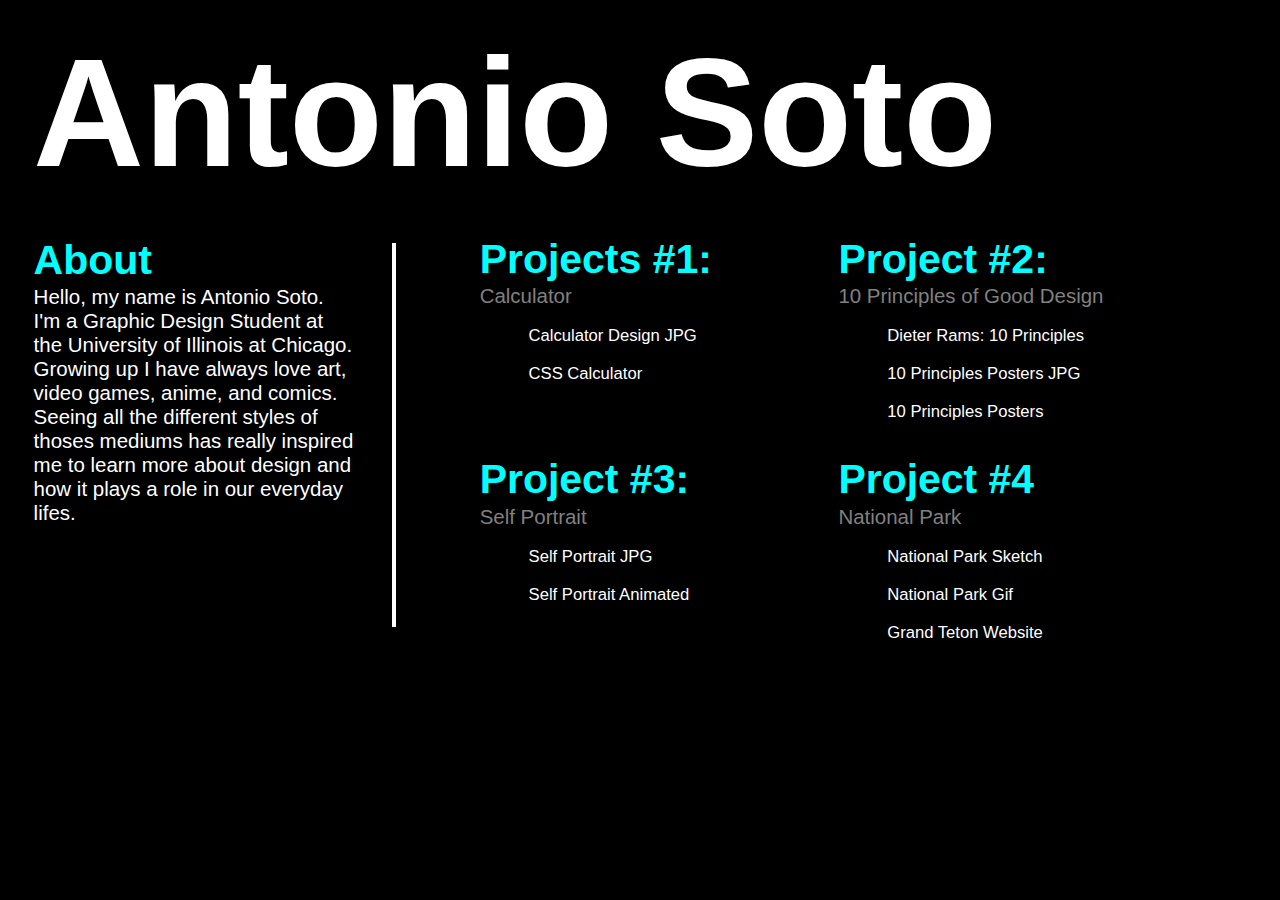
<file: index.html>
<!doctype html>
<html>
<head>
	<style>
		body {
			font-family: Helvetica, Arial, "sans-serif";
			background-color: black;
			color: white;
			width: 98%;
}
		
		h4 {
			position: absolute;
			width: 30%;
			margin: 2.7% 0px 2% 2%;
			font-size: 3.2vw;
			color: aqua;
		}
		
		p {
			position: absolute;
			width: 25%;
			margin: 6.5% 0px 0px 2%;
			font-size: 1.6vw;
			font-weight: lighter;

		}
		
		.allprojects{
			position: relative;
			float:left;
			margin: 0px 0px 0px 35%;
			width: 65%;
		}
		
		.projects {
			position: relative;
			float:left;
			width: 40%;
			margin: 0px 0px 0px 4%;
		}
		
		h2 {
			font-size: 3.2vw;
			color: aqua;
		}
		
		h3 {
			font-size: 1.6vw;
			font-weight: 500;
			margin: -10% 0px 0px 0px;
			color:gray;
		}
		
		a {
			color: white;
			text-decoration: none;
			margin: 0% 0px 0% 15%;
			font-weight: 100;
			font-size: 1.3vw;	
		}
		
		a:hover {
			color: aqua;
			font-size: 1.4vw;

		}
		
		h1{
			font-size: 12vw;
			margin: 2% 0px 0% 2%;
		}
		
	.firstSquare {
	position: absolute;
	background: white;
	padding: 0px;
	margin: 3.2% 0px 0px 30%;
	width: 0.3vw;
	height: 30vw;
}	
	</style>
<meta charset="UTF-8">
<title>Antonio Soto / DES 350</title>
</head>

<body>

<h1>Antonio Soto</h1>

<h4>About</h4>
<p>Hello, my name is Antonio Soto. I'm a Graphic Design Student at the University of Illinois at Chicago. Growing up I have always love art, video games, anime, and comics. Seeing all the different styles of thoses mediums has really inspired me to learn more about design and how it plays a role in our everyday lifes.</p>
	
<div class="firstSquare"></div>
	
<div class="allprojects">
<div class="projects">
	<h2>Projects #1:</h2>
	<h3>Calculator</h3>
	<br><a href="https://asoto29.github.io/DES350/Final_Calculator_Design.jpg"  target="_self">Calculator Design JPG</a><br>
	<br><a href="Calculator_css.html" target="_self">CSS Calculator</a><br>
</div>

<div class="projects">
	<h2>Project #2:</h2>
	<h3>10 Principles of Good Design</h3>
	<br><a href="https://asoto29.github.io/DES350/10_Principles.html"  target="_self">Dieter Rams: 10 Principles</a><br>
	<br><a href="https://asoto29.github.io/DES350/10Principles_Posters.jpg"  target="_self">10 Principles Posters JPG</a><br>
	<br><a href="https://asoto29.github.io/DES350/10_Principles_Posters.html"  target="_self">10 Principles Posters</a><br>
</div>

<div class="projects">
	<h2>Project #3:</h2>
	<h3>Self Portrait</h3>
	<br><a href="https://asoto29.github.io/DES350/Self_Portrait.jpg"  target="_self">Self Portrait JPG</a><br>
	<br><a href="https://asoto29.github.io/DES350/Self_Portrait.html"  target="_self">Self Portrait Animated</a><br>
</div>

<div class="projects">
	<h2>Project #4</h2>
	<h3>National Park</h3>
	<br><a href="https://asoto29.github.io/DES350/National_Park_2.jpg"  target="_self">National Park Sketch</a><br>
	<br><a href="https://asoto29.github.io/DES350/NationalPark_animated.html"  target="_self">National Park Gif</a><br>
	<br><a href="https://asoto29.github.io/DES350/GrandTeton_Website.html"  target="_self">Grand Teton Website</a><br>

</div>
</div>
	
</body>
</html>
</file>
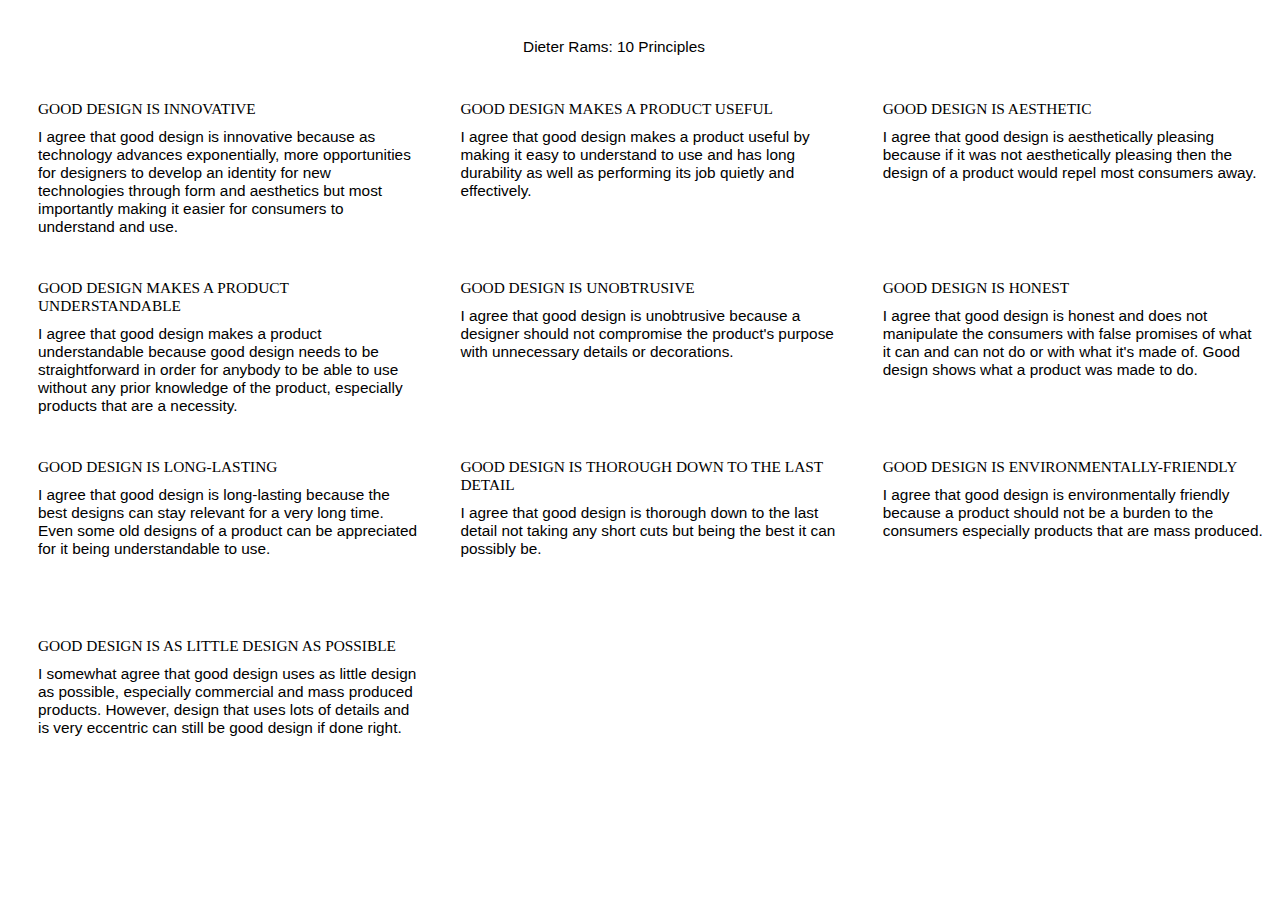
<file: 10_Principles.html>
<!doctype html>
<html>
<head>
	<style>
		body{
			font-family: helvetica, Arial, sans-serif;
			width: 100%;
		}
		
		.Top{
			margin-bottom: 20px;
			text-align: center;
			margin: 3vw 0px 3vw 0px;
			width: 100%;
		}
		
		p{
			margin: 5px 5px 10px 30px;
			width: 90%;
			font-size: 1.2vw;
		}
		
		.box{
			position: relative;
			float: left;
			width: 33%;
			height: 10vw;
			margin-bottom: 4vw;
		}
		
		.T {
			font-family: helvetica Impact, Haettenschweiler, "Franklin Gothic Bold", "Arial Black", "sans-serif"
		}
		
@media (max-width: 850px) {
	.box{
		float:none;
		width: 100%;
		height: auto;	
		margin-bottom: 10vw;
	}
	
	p{
		font-size: 2.5vw;
	}
	.Top{
		width: 100%;
		margin: 7vw 0px 7vw 0px;
	}
	}
	</style>
<meta charset="UTF-8">
<title>Dieter Rams: 10 Principles</title>
</head>

<body>
<div class="Top">
<p>Dieter Rams: 10 Principles</p>
</div>

<div class="box">
<div class="T">
<p>GOOD DESIGN IS INNOVATIVE</p>
</div>
	<p>I agree that good design is innovative because as technology advances exponentially, more opportunities for designers to develop an identity for new technologies through form and aesthetics but most importantly making it easier for consumers to understand and use.</p>
</div>

<div class="box">
<div class="T">
<p>GOOD DESIGN MAKES A PRODUCT USEFUL</p>
</div>
	<p>I agree that good design makes a product useful by making it easy to understand to use and has long durability as well as performing its job quietly and effectively.</p>
</div>

<div class="box">
<div class="T">
<p>GOOD DESIGN IS AESTHETIC</p>
</div>
	<p>I agree that good design is aesthetically pleasing because if it was not aesthetically pleasing then the design of a product would repel most consumers away.</p>
</div>

<div class="box">
<div class="T">
<p>GOOD DESIGN MAKES A PRODUCT UNDERSTANDABLE</p>
</div>
	<p>I agree that good design makes a product understandable because good design needs to be straightforward in order for anybody to be able to use without any prior knowledge of the product, especially products that are a necessity.</p>
</div>

<div class="box">
<div class="T">
<p>GOOD DESIGN IS UNOBTRUSIVE</p>
</div>
	<p>I agree that good design is unobtrusive because a designer should not compromise the product's purpose with unnecessary details or decorations.</p>
</div>

<div class="box">
<div class="T">
<p>GOOD DESIGN IS HONEST</p>
</div>
	<p>I agree that good design is honest and does not manipulate the consumers with false promises of what it can and can not do or with what it's made of. Good design shows what a product was made to do.</p>
</div>	

<div class="box">
<div class="T">
<p>GOOD DESIGN IS LONG-LASTING</p>
</div>
	<p>I agree that good design is long-lasting because the best designs can stay relevant for a very long time. Even some old designs of a product can be appreciated for it being understandable to use.</p>
</div>

<div class="box">
<div class="T">
<p>GOOD DESIGN IS THOROUGH DOWN TO THE LAST DETAIL</p>
</div>
	<p>I agree that good design is thorough down to the last detail not taking any short cuts but being the best it can possibly be.</p>
</div>

<div class="box">
<div class="T">
<p>GOOD DESIGN IS ENVIRONMENTALLY-FRIENDLY</p>
</div>
	<p>I agree that good design is environmentally friendly because a product should not be a burden to the consumers especially products that are mass produced.</p>
</div>

<div class="box">
<div class="T">
<p>GOOD DESIGN IS AS LITTLE DESIGN AS POSSIBLE</p>
</div>
	<p>I somewhat agree that good design uses as little design as possible, especially commercial and mass produced products. However, design that uses lots of details and is very eccentric can still be good design if done right.</p>
</div>

</body>
</html>
</file>
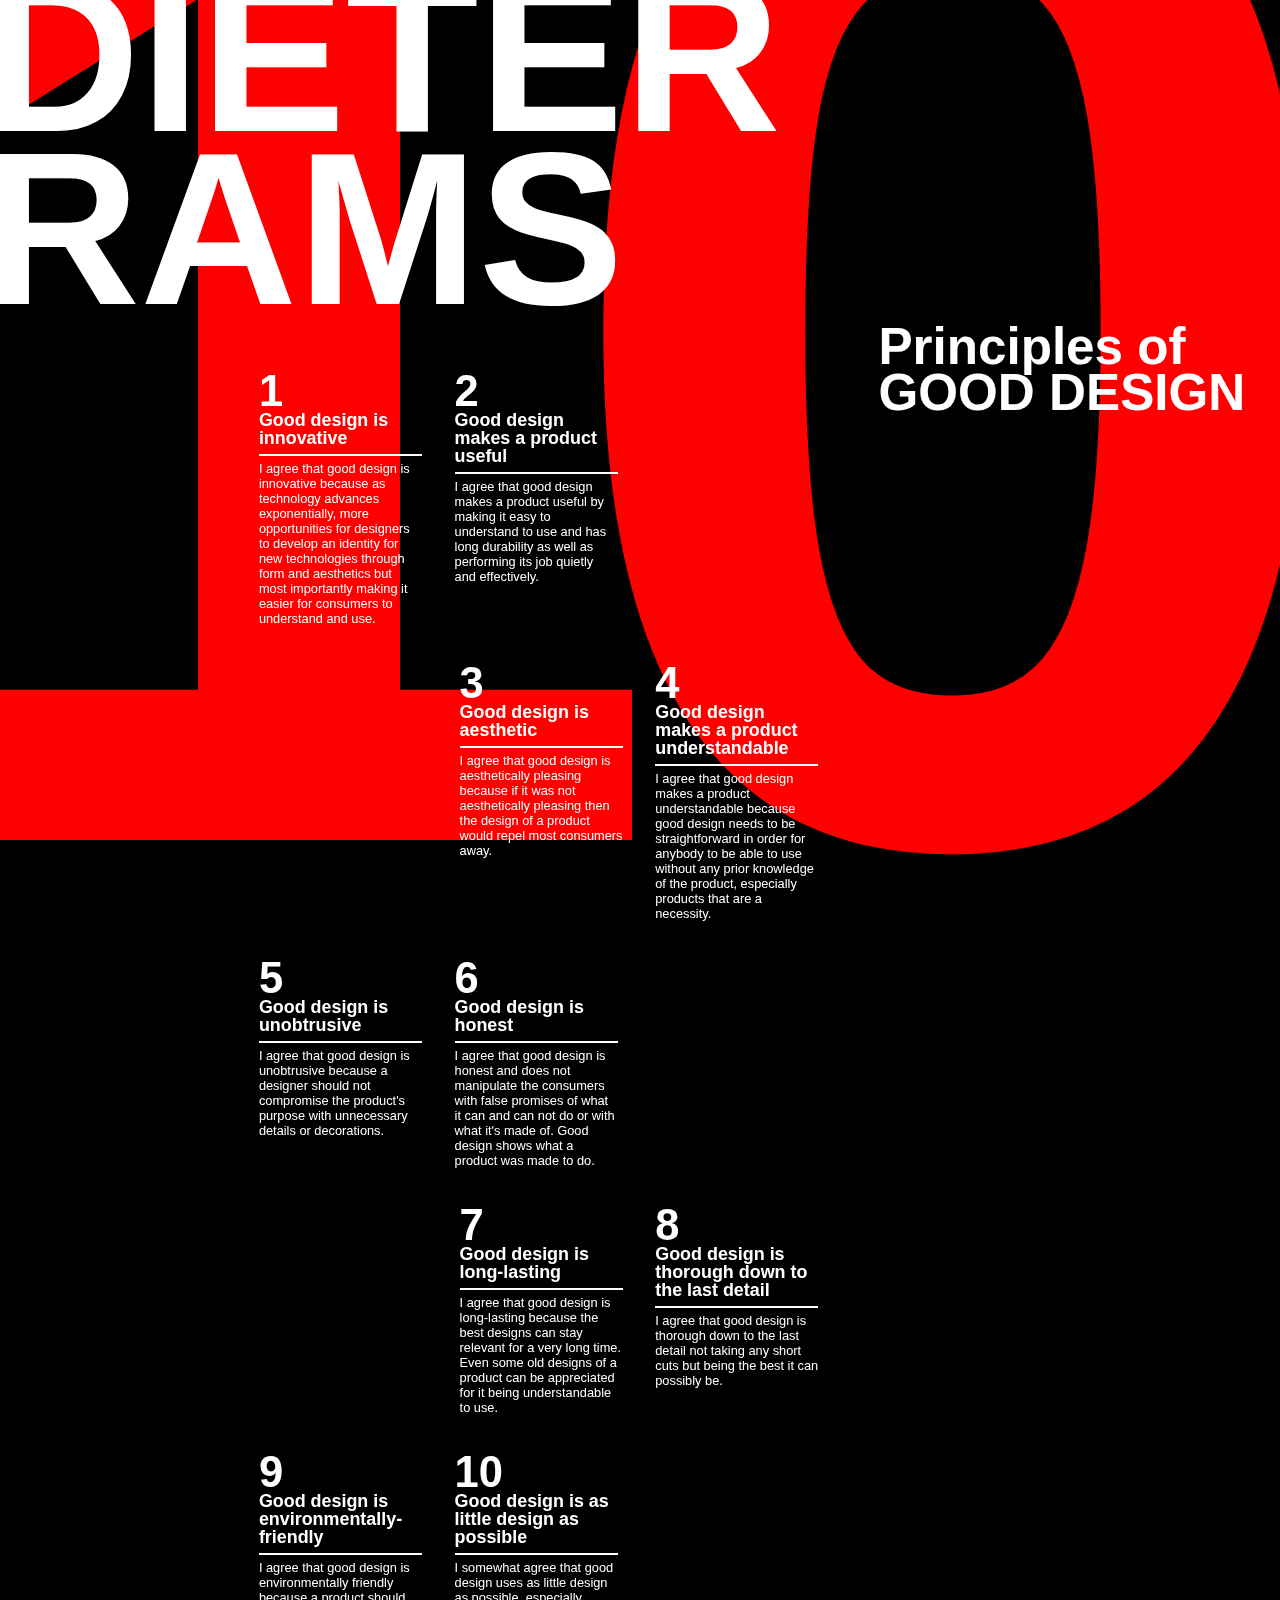
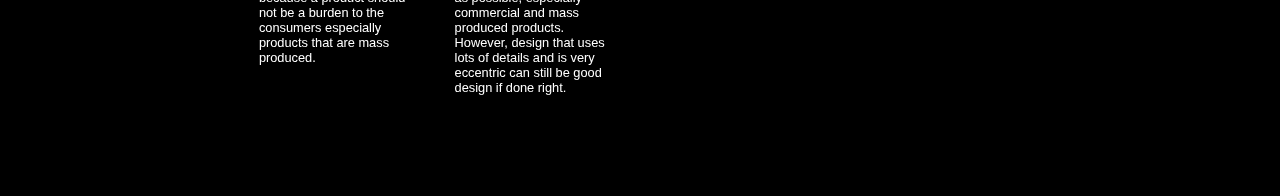
<file: 10_Principles_Posters.html>
<!doctype html>
<html>
<head>
	<style>
		body{
			background-color: black;
			width: 98%;
			color: white;
		}
		
		h5{
			position: fixed;
			font-family: Helvetica Neue,Helvetica,Arial,sans-serif;
			font-size: 115vw;
			margin: -35vw 0px 0% -12%;
			color: red;
			z-index: -1;
			letter-spacing: -10vw;
		}
		
		h4{
			font-family: Helvetica Neue,Helvetica,Arial,sans-serif;
			font-size: 17vw;
			margin: -6vw 0px -4% -2%;
		}
		
		h6{
			font-family: Helvetica Neue,Helvetica,Arial,sans-serif;
			font-size: 4vw;
			margin: -1vw 0px -1vw 60vw;
		}
		
		.Principles{
			position: fixed;
			margin: 2vw 0px 0vw 8vw;
		}
		
		.row1, .row3, .row5{
			float: left;
			position: relative;
			width: 65%;
			margin: 0% 0px 0% 20%;
		}
		
		.row2, .row4{
			float: left;
			position: relative;
			width: 65%;
			margin: 0% 0px 0% 36%;
		}
		
		h3{
			font-family: Helvetica Neue,Helvetica,Arial,sans-serif;
			font-size:3.4vw;
			margin: 0px 0px 0px 0px;
			width: 100%;
		}
		
		h2{
			font-family: Helvetica Neue,Helvetica,Arial,sans-serif;
			border-bottom:solid 2px;
			margin: -4px 0px 0px 0px;
			font-size: 1.4vw;
			width: 100%;
			padding-bottom: 4%;
			line-height: 100%;
		}
		
		p{
			font-family: Helvetica Neue,Helvetica,Arial,sans-serif; font-weight: 200;
			margin: 5px 0px 0px 0px;
			font-size: 1vw;
			width: 100%;
		}
		
		.text{
			position: relative;
			width: 20%;
			margin: 0px 4% 4% 0px;
			float:left;
		}
		
		.alltext{
			margin: 5% 0px 0px 0px;
		}
		
@media (max-width: 850px) {
		h5 {
		font-size: 140vw;
		margin: -35vw 0px 0% -20%;
		letter-spacing: -12vw;
		}
	
		.Principles{
			position:absolute;
			margin: -6vw 0px 0vw 6vw;
		}
	
		.row2, .row4{
			width: 90%;
			margin: 0% 0px 5% 4%;
		}
		.row1, .row3, .row5{
			width: 90%;
			margin: 0% 0px 5% 4%;
		}
	
		h3{
			font-size:5vw;
			margin: 0px 0px 0px 0px;
			width: 100%;
		}
		
		h2{

			margin: -4px 0px 0px 0px;
			font-size: 3vw;
			width: 100%;
		}
		
		p{
			font-family: Helvetica Neue,Helvetica,Arial,sans-serif; font-weight: 200;
			margin: 5px 0px 0px 0px;
			font-size: 2vw;
			width: 100%;
		}
		
		.text{
			width: 45%;
			margin: 0px 4% 0px 0px;
		}
	
		}
	</style>
	
<meta charset="UTF-8">
<title>Dieter Rams: 10 Principles</title>
</head>

<body>
<h5>10</h5>
	
<h4>DIETER</h4>
<h4>RAMS</h4>

<div class="Principles">
<h6>Principles of</h6>
<h6>GOOD DESIGN</h6>
</div>
	
<div class="alltext">
<div class="row1">
<div class="text">
<h3>1</h3>
<h2>Good design is innovative</h2>
	<p>I agree that good design is innovative because as technology advances exponentially, more opportunities for designers to develop an identity for new technologies through form and aesthetics but most importantly making it easier for consumers to understand and use.</p>
</div>

<div class="text">
<h3>2</h3>
<h2>Good design makes a product useful</h2>
	<p>I agree that good design makes a product useful by making it easy to understand to use and has long durability as well as performing its job quietly and effectively.</p>
</div>
</div>


<div class="row2">
<div class="text">
<h3>3</h3>
<h2>Good design is aesthetic</h2>
	<p>I agree that good design is aesthetically pleasing because if it was not aesthetically pleasing then the design of a product would repel most consumers away.</p>
</div>

<div class="text">
<h3>4</h3>
<h2>Good design makes a product understandable</h2>
	<p>I agree that good design makes a product understandable because good design needs to be straightforward in order for anybody to be able to use without any prior knowledge of the product, especially products that are a necessity.</p>
</div>
</div>
	
<div class="row3">
<div class="text">
<h3>5</h3>
<h2>Good design is unobtrusive</h2>
	<p>I agree that good design is unobtrusive because a designer should not compromise the product's purpose with unnecessary details or decorations.</p>
</div>

<div class="text">
<h3>6</h3>
<h2>Good design is honest</h2>
	<p>I agree that good design is honest and does not manipulate the consumers with false promises of what it can and can not do or with what it's made of. Good design shows what a product was made to do.</p>
</div>	
</div>

<div class="row4">
<div class="text">
<h3>7</h3>
<h2>Good design is long-lasting</h2>
	<p>I agree that good design is long-lasting because the best designs can stay relevant for a very long time. Even some old designs of a product can be appreciated for it being understandable to use.</p>
</div>

<div class="text">
<h3>8</h3>
<h2>Good design is thorough down to the last detail</h2>
	<p>I agree that good design is thorough down to the last detail not taking any short cuts but being the best it can possibly be.</p>
</div>
</div>

<div class="row5">
<div class="text">
<h3>9</h3>
<h2>Good design is environmentally-friendly</h2>
	<p>I agree that good design is environmentally friendly because a product should not be a burden to the consumers especially products that are mass produced.</p>
</div>

<div class="text">
<h3>10</h3>
<h2>Good design is as little design as possible</h2>
	<p>I somewhat agree that good design uses as little design as possible, especially commercial and mass produced products. However, design that uses lots of details and is very eccentric can still be good design if done right.</p>
</div>
</div>
</div>
	
</body>
</html>
</file>
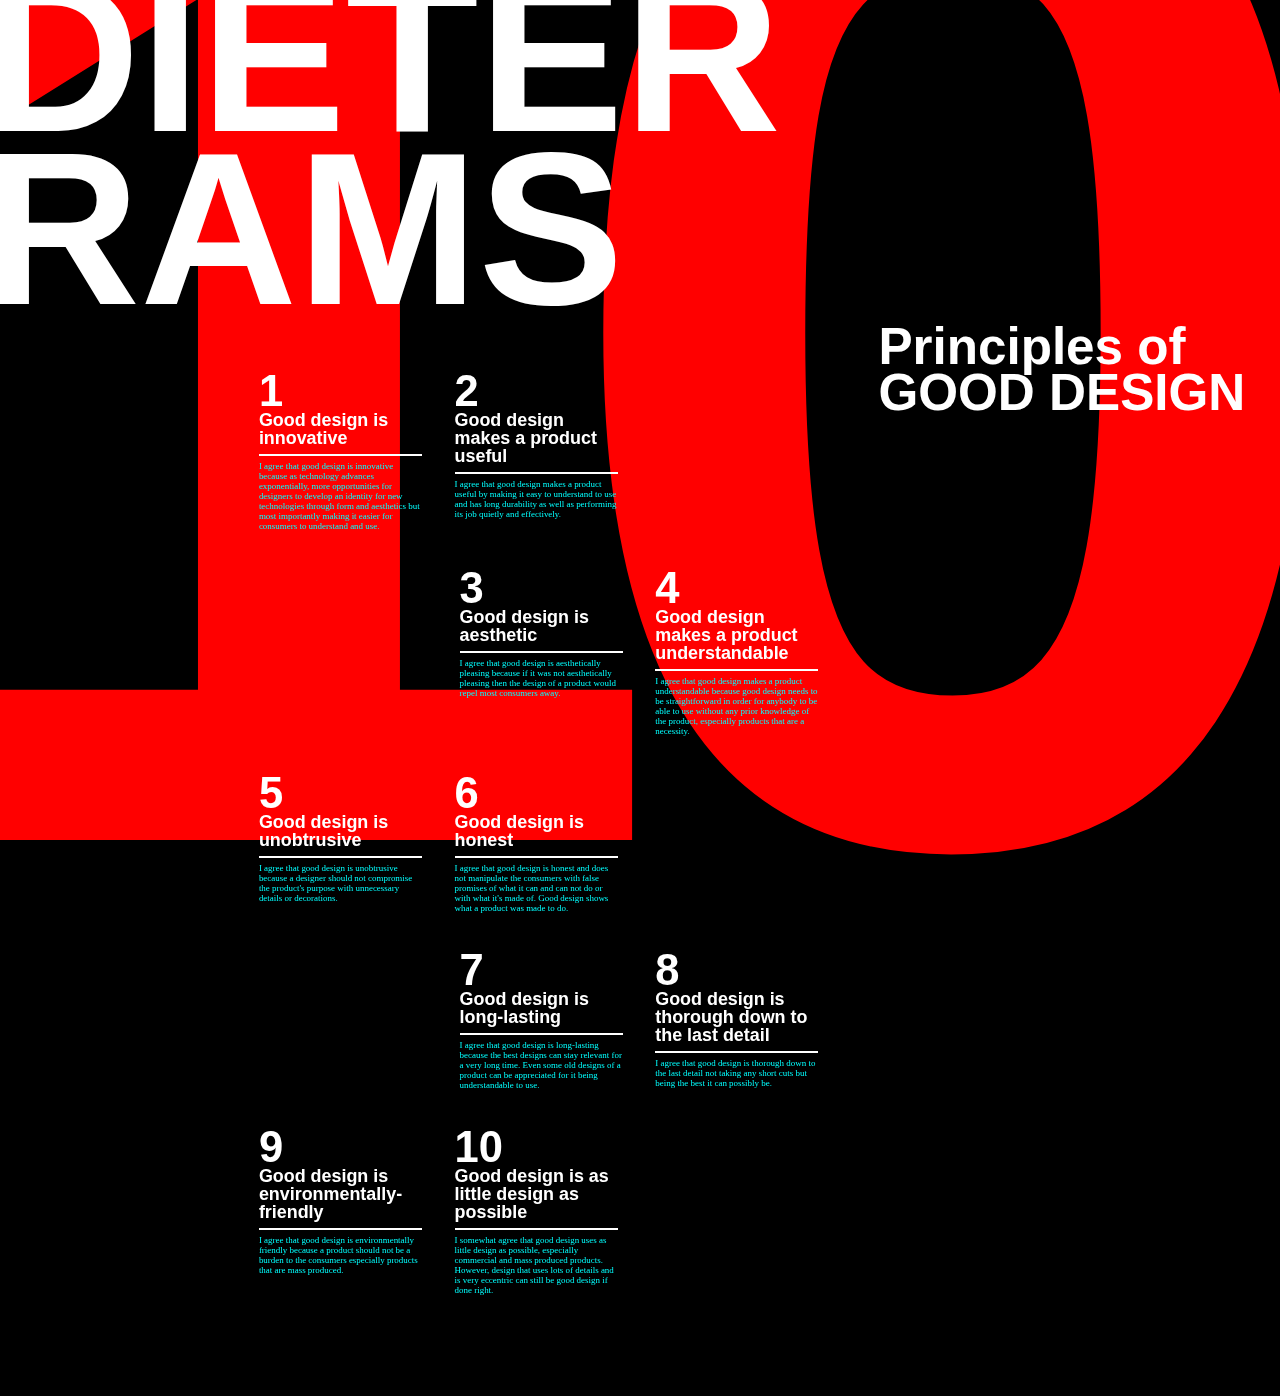
<file: 10_Principles_Posters_Change.html>
<!doctype html>
<html>
<head>
	<style>
		body{
			background-color: black;
			width: 98%;
			color: white;
		}
		
		h5{
			position: fixed;
			font-family: Helvetica Neue,Helvetica,Arial,sans-serif;
			font-size: 115vw;
			margin: -35vw 0px 0% -12%;
			color:red;
			z-index: -1;
			letter-spacing: -10vw;
		}
		
		h4{
			font-family: Helvetica Neue,Helvetica,Arial,sans-serif;
			font-size: 17vw;
			margin: -6vw 0px -4% -2%;
		}
		
		h6{
			font-family: Helvetica Neue,Helvetica,Arial,sans-serif;
			font-size: 4vw;
			margin: -1vw 0px -1vw 60vw;
		}
		
		.Principles{
			position: fixed;
			margin: 2vw 0px 0vw 8vw;
		}
		
		.row1, .row3, .row5{
			float: left;
			position: relative;
			width: 65%;
			margin: 0% 0px 0% 20%;
		}
		
		.row2, .row4{
			float: left;
			position: relative;
			width: 65%;
			margin: 0% 0px 0% 36%;
		}
		
		h3{
			font-family: Helvetica Neue,Helvetica,Arial,sans-serif;
			font-size:3.4vw;
			margin: 0px 0px 0px 0px;
			width: 100%;
		}
		
		h2{
			font-family: Helvetica Neue,Helvetica,Arial,sans-serif;
			border-bottom:solid 2px;
			margin: -4px 0px 0px 0px;
			font-size: 1.4vw;
			width: 100%;
			padding-bottom: 4%;
			line-height: 100%;
		}
		
		p{
			font-family:Crackly; font-weight: 200;
			margin: 5px 0px 0px 0px;
			font-size: 0.7vw;
			width: 100%;
			color: aqua;
		}
		
		p:hover{
			font-family: Helvetica Neue,Helvetica,Arial,sans-serif;
			color: white;
			font-size: 1vw;
		}
		.text{
			position: relative;
			width: 20%;
			margin: 0px 4% 4% 0px;
			float:left;
		}
		
		.alltext{
			margin: 5% 0px 0px 0px;
		}
		
@media (max-width: 850px) {
		h5 {
		font-size: 140vw;
		margin: -35vw 0px 0% -20%;
		letter-spacing: -12vw;
		}
	
		.Principles{
			position:absolute;
			margin: -6vw 0px 0vw 6vw;
		}
	
		.row2, .row4{
			width: 90%;
			margin: 0% 0px 5% 4%;
		}
		.row1, .row3, .row5{
			width: 90%;
			margin: 0% 0px 5% 4%;
		}
	
		h3{
			font-size:5vw;
			margin: 0px 0px 0px 0px;
			width: 100%;
		}
		
		h2{

			margin: -4px 0px 0px 0px;
			font-size: 3vw;
			width: 100%;
		}
		
		p{
			font-weight: 200;
			margin: 5px 0px 0px 0px;
			font-size: 1.5vw;
			width: 100%;
		}
		
		p:hover{
			font-size: 2vw;
		}
	
		.text{
			width: 45%;
			margin: 0px 4% 0px 0px;
		}
	
		}
	</style>
	
<meta charset="UTF-8">
<title>Dieter Rams: 10 Principles</title>
</head>

<body>
<h5>10</h5>
	
<h4>DIETER</h4>
<h4>RAMS</h4>

<div class="Principles">
<h6>Principles of</h6>
<h6>GOOD DESIGN</h6>
</div>
	
<div class="alltext">
<div class="row1">
<div class="text">
<h3>1</h3>
<h2>Good design is innovative</h2>
	<p>I agree that good design is innovative because as technology advances exponentially, more opportunities for designers to develop an identity for new technologies through form and aesthetics but most importantly making it easier for consumers to understand and use.</p>
</div>

<div class="text">
<h3>2</h3>
<h2>Good design makes a product useful</h2>
	<p>I agree that good design makes a product useful by making it easy to understand to use and has long durability as well as performing its job quietly and effectively.</p>
</div>
</div>


<div class="row2">
<div class="text">
<h3>3</h3>
<h2>Good design is aesthetic</h2>
	<p>I agree that good design is aesthetically pleasing because if it was not aesthetically pleasing then the design of a product would repel most consumers away.</p>
</div>

<div class="text">
<h3>4</h3>
<h2>Good design makes a product understandable</h2>
	<p>I agree that good design makes a product understandable because good design needs to be straightforward in order for anybody to be able to use without any prior knowledge of the product, especially products that are a necessity.</p>
</div>
</div>
	
<div class="row3">
<div class="text">
<h3>5</h3>
<h2>Good design is unobtrusive</h2>
	<p>I agree that good design is unobtrusive because a designer should not compromise the product's purpose with unnecessary details or decorations.</p>
</div>

<div class="text">
<h3>6</h3>
<h2>Good design is honest</h2>
	<p>I agree that good design is honest and does not manipulate the consumers with false promises of what it can and can not do or with what it's made of. Good design shows what a product was made to do.</p>
</div>	
</div>

<div class="row4">
<div class="text">
<h3>7</h3>
<h2>Good design is long-lasting</h2>
	<p>I agree that good design is long-lasting because the best designs can stay relevant for a very long time. Even some old designs of a product can be appreciated for it being understandable to use.</p>
</div>

<div class="text">
<h3>8</h3>
<h2>Good design is thorough down to the last detail</h2>
	<p>I agree that good design is thorough down to the last detail not taking any short cuts but being the best it can possibly be.</p>
</div>
</div>

<div class="row5">
<div class="text">
<h3>9</h3>
<h2>Good design is environmentally-friendly</h2>
	<p>I agree that good design is environmentally friendly because a product should not be a burden to the consumers especially products that are mass produced.</p>
</div>

<div class="text">
<h3>10</h3>
<h2>Good design is as little design as possible</h2>
	<p>I somewhat agree that good design uses as little design as possible, especially commercial and mass produced products. However, design that uses lots of details and is very eccentric can still be good design if done right.</p>
</div>
</div>
</div>
	
</body>
</html>
</file>
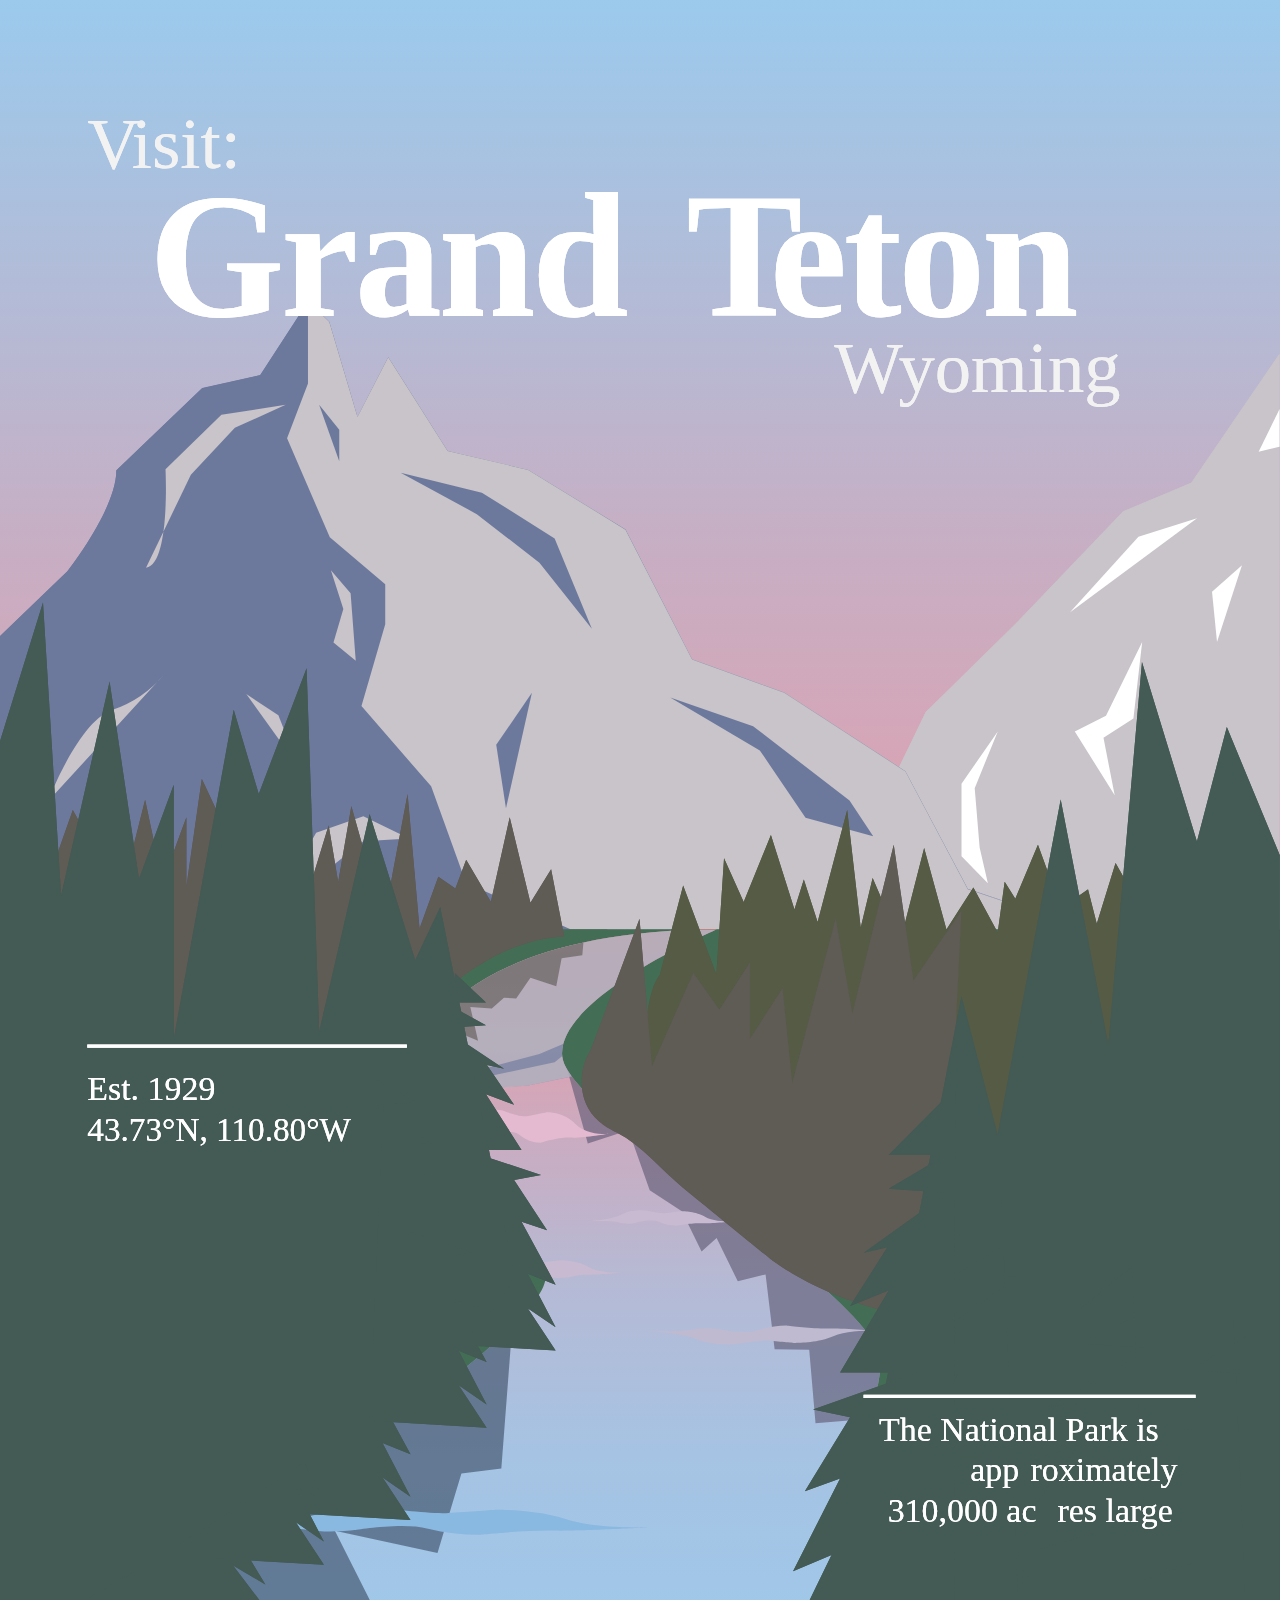
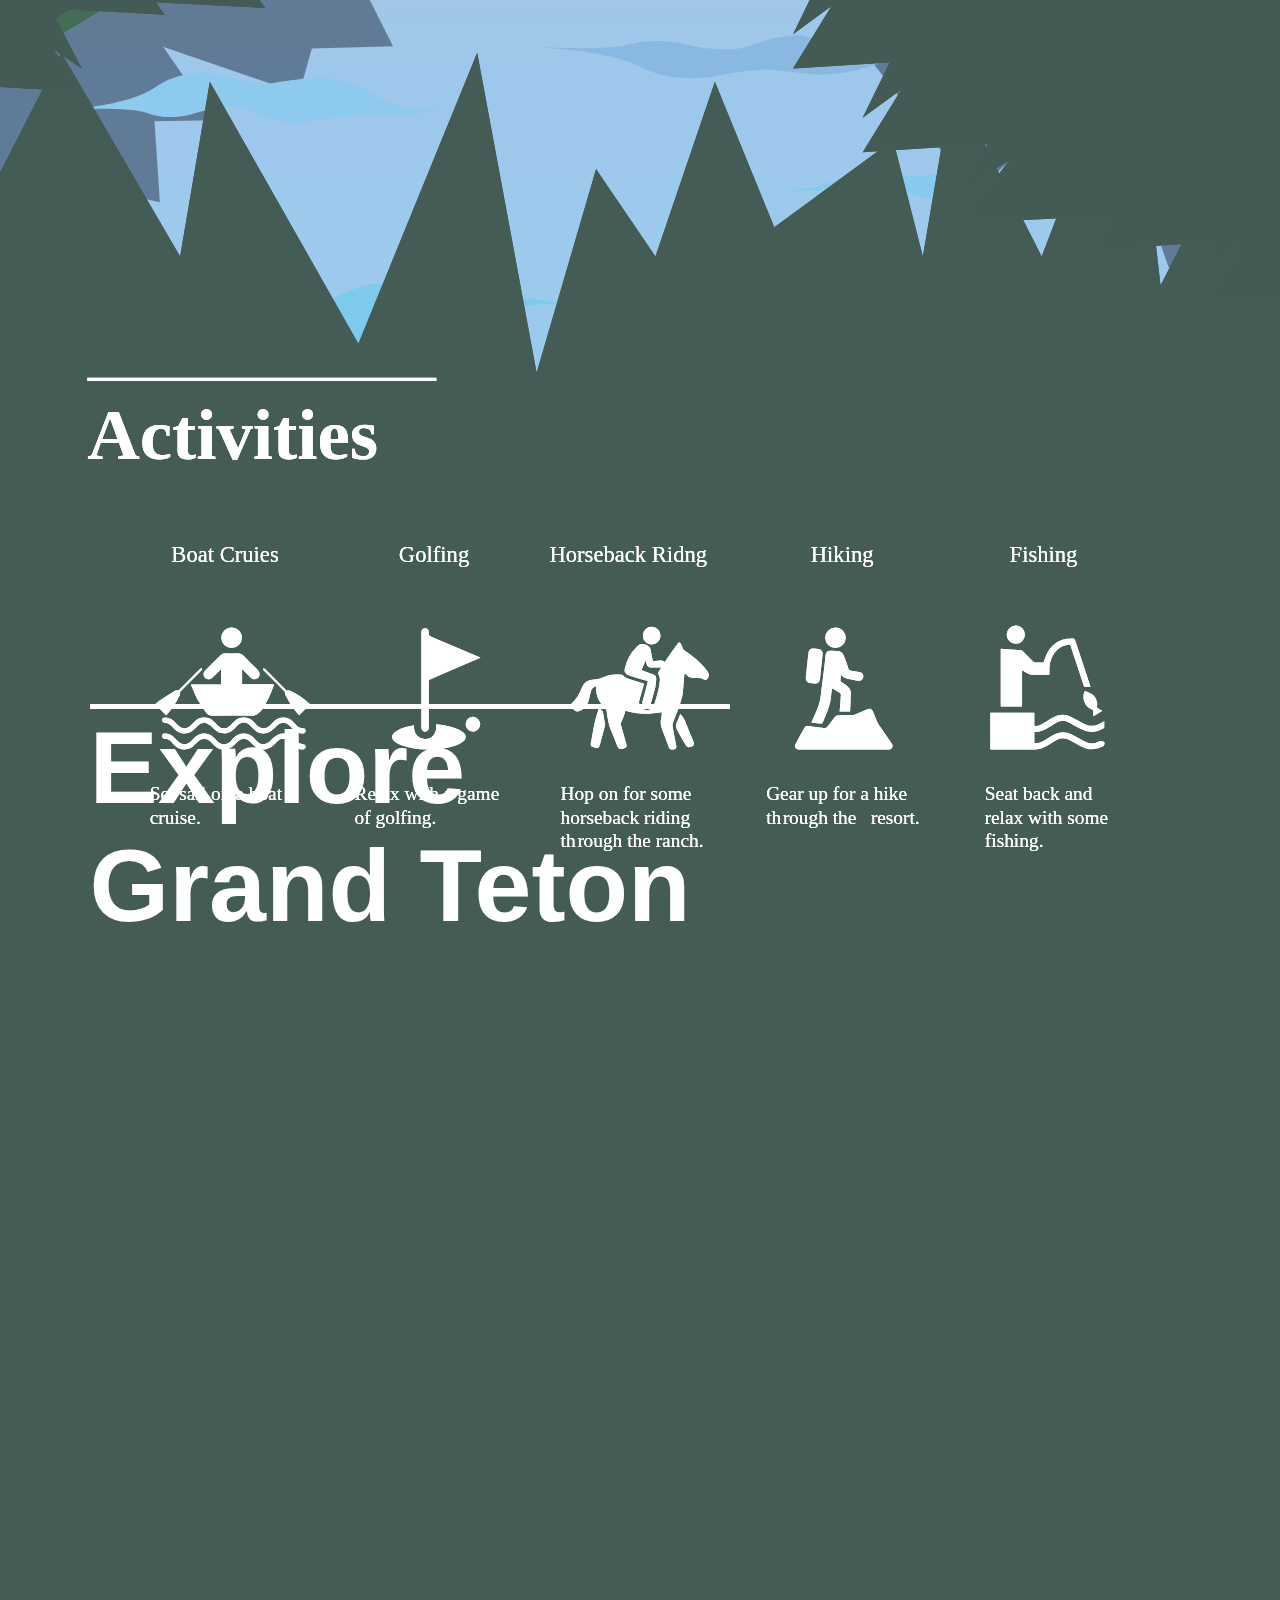
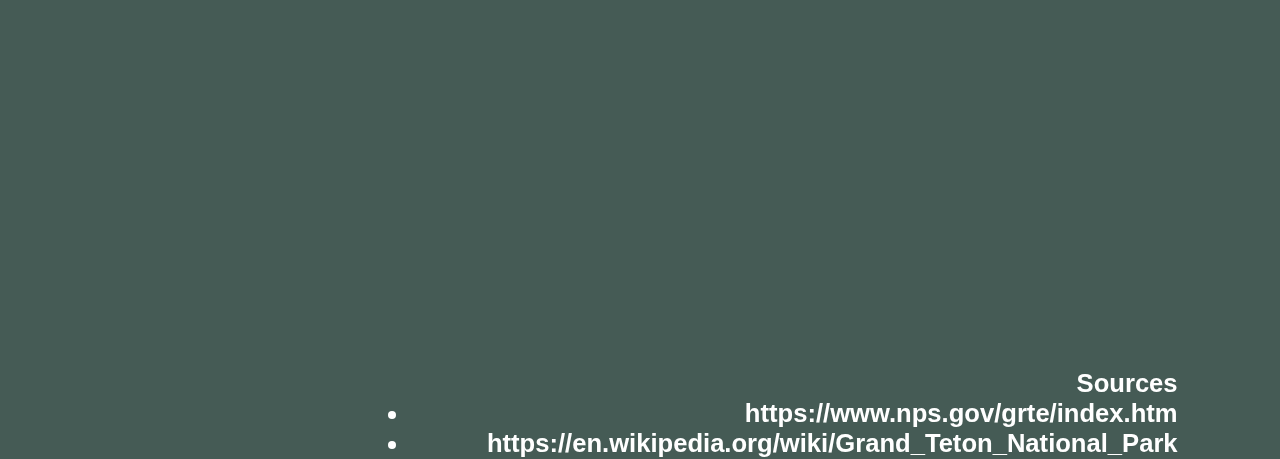
<file: GrandTeton_Website.html>
<!doctype html>
<html>
<head>
<meta charset="UTF-8">
<title>Grand Teton Website</title>


	
<style>
	
	body{
		width: 100vw;
		margin: 0%;
		padding: 0%;
		background-color:#455b55;
	}
	
	
	.backround {
		position: absolute;
		left: 0vw;
		top:0vw;
		width: 100vw;
		height:236.4vw;
		background: url("WebsiteLayer_WB.svg") no-repeat center;
	}
	
	.water {
		position: absolute;
		left: 0vw;
		top:0vw;
		width: 100vw;
		height:236.4vw;
		background: url("WebsiteLayer_11-01.svg") no-repeat center;
	}
	
	.GrassFloor {
		position: absolute;
		left: 0vw;
		top:0vw;
		width: 100vw;
		height:236.4vw;
		background: url("WebsiteLayer_1.svg") no-repeat center;
	}
	
	
	.MountainLeft {
		position: absolute;
		left: 0vw;
		top:0.1vw;
		width: 100vw;
		height:236.4vw;
		background: url("WebsiteLayer_3.svg")no-repeat center;
	}
	
	.MountainRight {
		position: absolute;
		left: 0vw;
		top:0.1vw;
		width: 100vw;
		height:236.4vw;
		background: url("WebsiteLayer_4.svg") no-repeat center;
	}
	
	.Rightfront {
		position: absolute;
		left: 0vw;
		top:0vw;
		width: 100vw;
		height:236.4vw;
		background: url("WebsiteLayer_5.svg") no-repeat center;
	}
	
	.RightMid {
		position: absolute;
		left: 0vw;
		top:0vw;
		width: 100vw;
		height:236.4vw;
		background: url("WebsiteLayer_6.svg")no-repeat center;
	}
	
	.Rightback {
		position: absolute;
		left: 0vw;
		top:0vw;
		width: 100vw;
		height:236.4vw;
		background: url("WebsiteLayer_7.svg") no-repeat center;
	}
	
	.Leftfront {
		position: absolute;
		left: 0vw;
		top:0vw;
		width: 100vw;
		height:236.4vw;
		background: url("WebsiteLayer_8.svg")no-repeat center;
	}
	
	.Leftback {
		position: absolute;
		left: 0vw;
		top:0vw;
		width: 100vw;
		height:236.4vw;
		background: url("WebsiteLayer_9.svg") no-repeat center;
	}
	

	.GrandTeton{
		position: absolute;
		left: 0vw;
		top:0vw;
		width: 100vw;
		height:236.4vw;
		background: url("WebsiteLayer_12-01.svg") no-repeat center;
	}
	
	.Visit{
		position: absolute;
		left: 0vw;
		top:0vw;
		width: 100vw;
		height:236.4vw;
		background: url("WebsiteLayer_14-01.svg") no-repeat center;
	}
	
	.Wyoming{
		position: absolute;
		left: 0vw;
		top:0vw;
		width: 100vw;
		height:236.4vw;
		background: url("WebsiteLayer_13-01.svg") no-repeat center;
	}
	
	.Est{
		position: absolute;
		left: 0vw;
		top:0vw;
		width: 100vw;
		height:236.4vw;
		background: url("WebsiteLayer_15-01.svg") no-repeat center;
	}
	

	.Acres{
		position: absolute;
		left: 0vw;
		top:0vw;
		width: 100vw;
		height:236.4vw;
		background: url("WebsiteLayer_16-01.svg") no-repeat center;
	}
	
	.LineLeft {
		position: absolute;
		left: 0vw;
		top:0vw;
		width: 100vw;
		height:236.4vw;
		background: url("WebsiteLayer_17-01.svg") no-repeat center;
	}
	
	.LineLeft2 {
		position: absolute;
		left: 0vw;
		top:0vw;
		width: 100vw;
		height:236.4vw;
		background: url("WebsiteLayer_22-01.svg") no-repeat center;
	}
	
	.LineRight {
		position: absolute;
		left: 0vw;
		top:0vw;
		width: 100vw;
		height:236.4vw;
		background: url("WebsiteLayer_18-01.svg") no-repeat center;
	}
	
	.Activities {
		position: absolute;
		left: 0vw;
		top:0vw;
		width: 100vw;
		height:236.4vw;
		background: url("WebsiteLayer_19-01.svg") no-repeat center;
	}
	

	.Text {
		position: absolute;
		left: 0vw;
		top:0vw;
		width: 100vw;
		height:236.4vw;
		background: url("WebsiteLayer_21-01.svg") no-repeat center;
	}
	
	.link {
		font-size: 8vw;
		margin: 180vw 0vw 0% 7vw;
		width: 50%;
		border-top: thick solid;
		color: white;
	}
	
	a {
		font-family: Gotham, "Helvetica Neue", Helvetica, Arial, "sans-serif";
		font-weight: 900;
		color: white;
		text-decoration: none;
	}
	
	a:hover{
		color:#c8c4c9;
	}
	
	.Source {
		font-size: 2vw;
		margin: 80vw 0vw 0% 32vw;
		width: 60%;
		color: white;
		text-align: right;
	}
	
	
	</style>
</head>

<body>
<div class="all">
	<div class="backround"></div>
	
	<div class="MountainRight rellax" data-rellax-speed="-8">
	<img src="WebsiteLayer_4.svg"></div>
	
	<div class="MountainLeft rellax" data-rellax-speed="-4">
	<img src="WebsiteLayer_3.svg"></div>
	
	<div class="water rellax" data-rellax-speed="1">
	<img src="WebsiteLayer_11-01.svg"></div>
	
	<div class="GrassFloor rellax" data-rellax-speed="9">
	<img src="WebsiteLayer_1.svg"></div>
	

	<div class="Rightback rellax" data-rellax-speed="1">
	<img src="WebsiteLayer_7.svg"></div>
	
	<div class="RightMid rellax" data-rellax-speed="3">
	<img src="WebsiteLayer_6.svg"></div>
	
	<div class="Rightfront rellax" data-rellax-speed="5">
	<img src="WebsiteLayer_5.svg"></div>
	
	<div class="Leftback rellax" data-rellax-speed="1">
	<img src="WebsiteLayer_9.svg"></div>
	
	<div class="Leftfront rellax" data-rellax-speed="5">
	<img src="WebsiteLayer_8.svg"></div>
	
	
	
	
	<div class="Visit rellax" data-rellax-speed="-9">
	<img src="WebsiteLayer_14-01.svg"></div>

	<div class="GrandTeton rellax" data-rellax-speed="-1">
	<img src="WebsiteLayer_12-01.svg"></div>
	
	<div class="Wyoming rellax" data-rellax-speed="7">
	<img src="WebsiteLayer_13-01.svg"></div>
	
	
	
	<div class="Est rellax" data-rellax-speed="0">
	<img src="WebsiteLayer_15-01.svg"></div>
	
	<div class="Acres rellax" data-rellax-speed="0">
	<img src="WebsiteLayer_16-01.svg"></div>
	
	<div class="LineLeft rellax" data-rellax-speed="0">
	<img src="WebsiteLayer_17-01.svg"></div>
	
	<div class="LineRight rellax" data-rellax-speed="0">
	<img src="WebsiteLayer_18-01.svg"></div>
	
	
	
	<div class="LineLeft2 rellax" data-rellax-speed="1">
	<img src="WebsiteLayer_22-01.svg"></div>
	
	<div class="Activities rellax" data-rellax-speed="1">
	<img src="WebsiteLayer_19-01.svg"></div>
	
	<div class="Text rellax" data-rellax-speed="-1">
	<img src="WebsiteLayer_21-01.svg"></div>
	
	
	

	<div class="link rellax" data-rellax-speed="-3">
	<a href="https://www.nps.gov/grte/index.htm">Explore Grand Teton</a>
	</div>
	
<div class="Source rellax" data-rellax-speed="0">
<a>Sources</a>
<li><a href="https://www.nps.gov/grte/index.htm">https://www.nps.gov/grte/index.htm</a></li>
<li><a href="https://en.wikipedia.org/wiki/Grand_Teton_National_Park">https://en.wikipedia.org/wiki/Grand_Teton_National_Park</a></li>
	
</div>


</div>

<script src="rellax.min.js"></script>
<script>
  var rellax = new Rellax('.rellax');
</script>

</body>
</html>
</file>
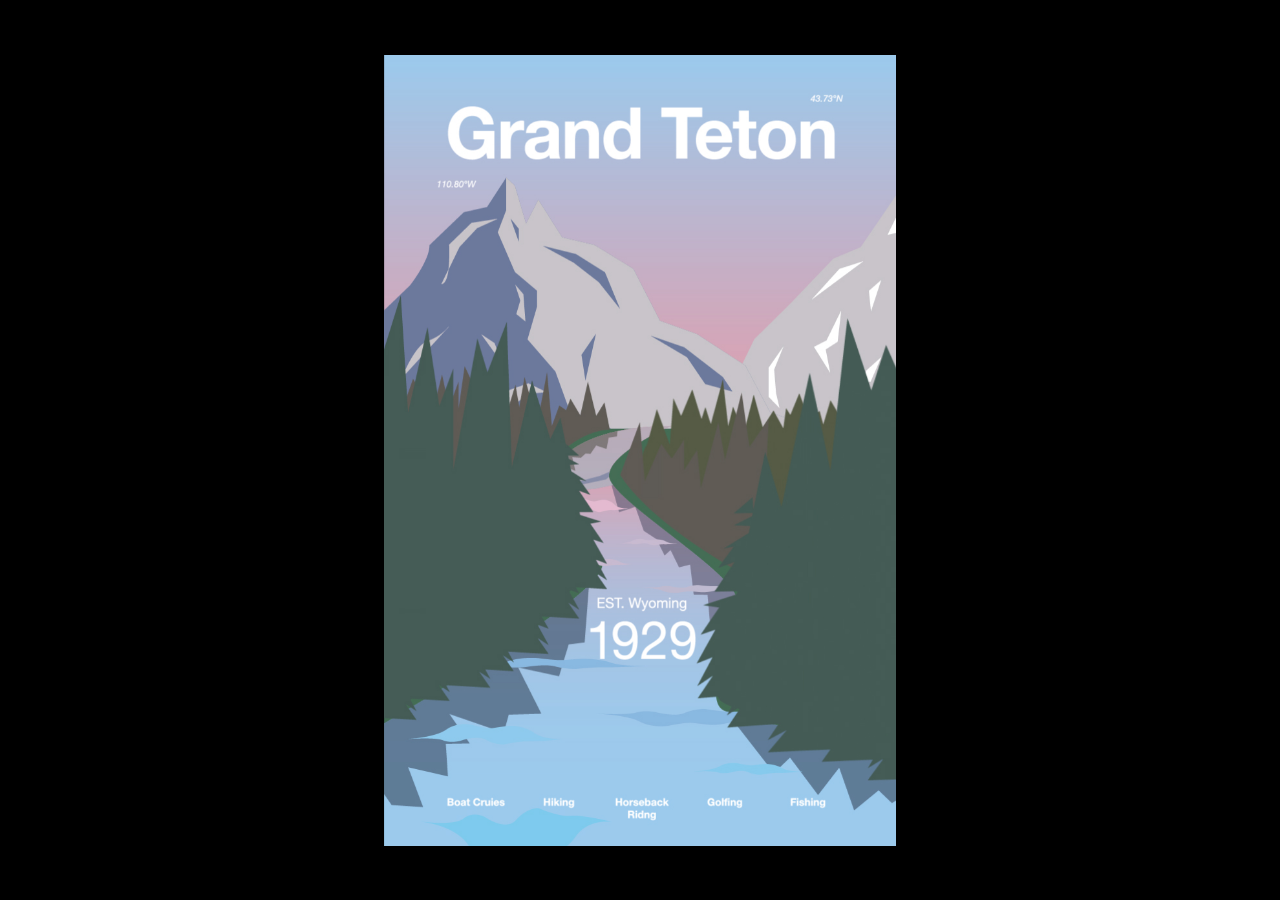
<file: NationalPark_animated.html>
<!doctype html>
<html>
<head>
<meta charset="UTF-8">
<title>National Park Animation</title>
	
	<style>
		body{
			margin: 0px;
			padding: 0px;
			background-color: black;
		}
	
		.card{
			position: absolute;
			left: 50%;
			top:50%;
			width: 40%;
			height: 90vh;
			transform: translate(-50%,-50%);
			background: url("NationalPark_BW.jpg") no-repeat center;
			background-size: contain;
		}
		
		.card:hover {
			background: url("NationalPark.gif") no-repeat center;
			background-size: contain;
		}
		
		#preload {
			background: url("NationalPark.gif") no-repeat -9999px -9999px;
		}
		
	</style>
</head>

<body>
	<div id="preload"></div>
	<div class="card"></div>
</body>
</html>
</file>
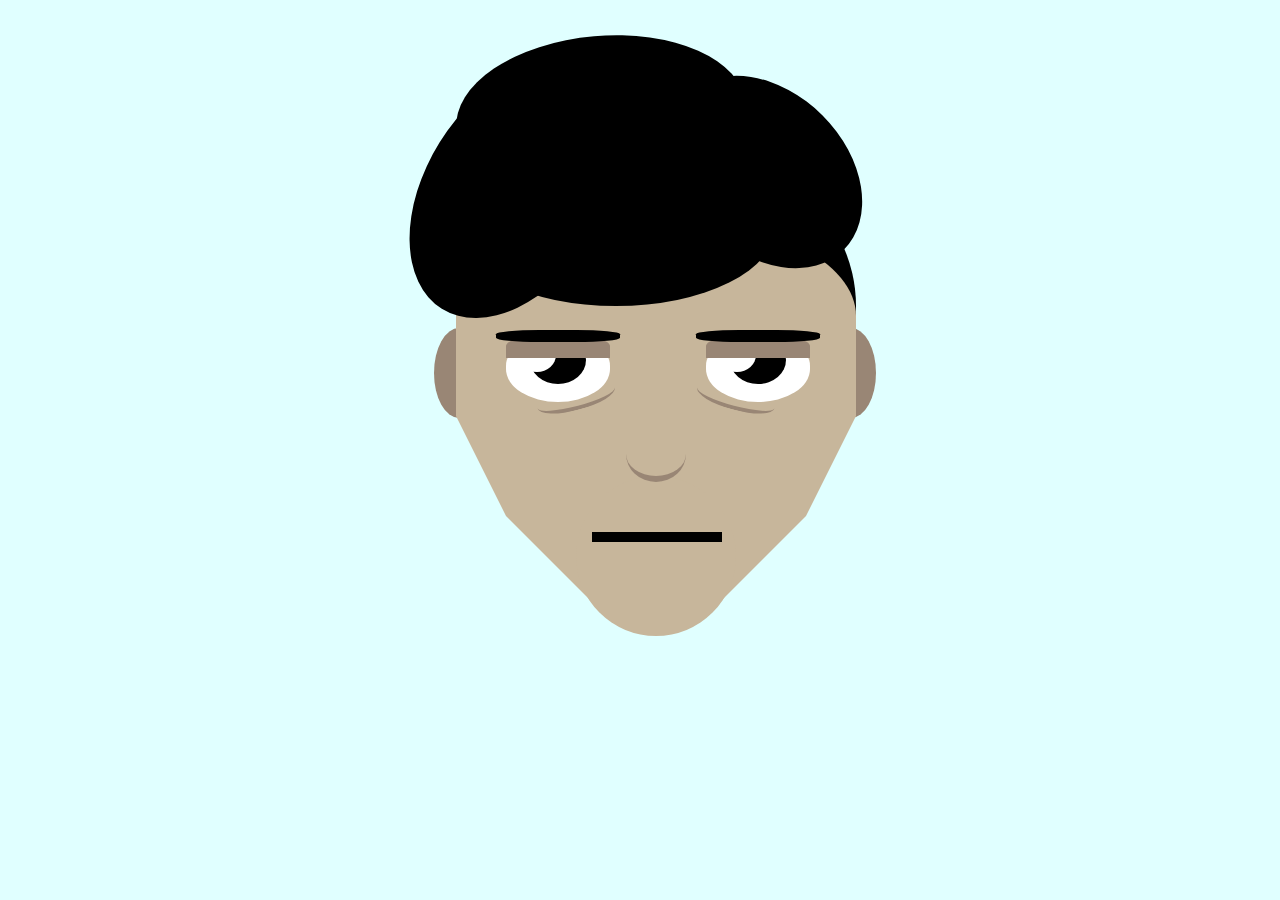
<file: Self_Portrait.html>
<!doctype html>
<html>
<head>

<style>
	body{
		background-color: lightcyan;
	}
	
	.background {
		position: fixed;
		width: 102%;
		height: 103%;
		margin: -2% 0px 0px -2%;
		background-color: transparent;
		animation-name: background;
		animation-duration: 5s;
		animation-delay: 1s;
		animation-iteration-count: infinite;
	}
	
	.everything{
		position: absolute;
		margin: 8em 0px 0px 35vw;
		transform: scale(2);
	}
	
/*-----------head------------*/
	.head{
		position: absolute;
		margin: 40px 0px 0px 0px;
	}
	
    .tophead {
		position:absolute;
		background-color:rgba(199,182,155,1.00);
		width: 200px;
		height: 100px;
		border-radius: 50%;
	}
	
	.middleheadsquare {
		position:absolute;
		background-color:rgba(199,182,155,1.00);
		width: 200px;
		height: 50px;
		margin: 50px 0px 0px 0px;
	}
	
	.middleheadtrapezoid {
		position:absolute;
		border-top: 50px solid rgba(199,182,155,1.00);	
		border-left: 25px solid transparent;
		border-right: 25px solid transparent;
		height: 0;
		width: 150px;
		margin: 100px 0px 0px 0px;
	}

	.bottomheadtrangle{
		position: absolute;
		border-top: 50px solid rgba(199,182,155,1.00);
		border-left: 50px solid transparent;
		border-right: 50px solid transparent;
		width: 50px;
		height: 0px;
		margin: 150px 0px 0px 25px;
	}

	.bottomcircle {
		position: absolute;
		border-radius: 50%;
		background-color:rgba(199,182,155,1.00);
		width: 80px;
		height: 80px;
		margin: 130px 0px 0px 60px;
	}
/*-----------head------------*/

/*-----------hair------------*/
	.haircircle{
		position: absolute;
		border-radius: 50%;
		background-color: black;
		width: 200px;
		height: 170px;
		z-index: -1;
	}
	
	.haircircle1{
		position: absolute;
		border-radius: 50%;
		background-color: black;
		width: 160px;
		height: 80px;
		margin: 5px 0px 0px 0px;
		animation-name: updown;
		animation-duration: 5s;
		animation-delay: 1s;
		animation-iteration-count: infinite;
	}
	
	.haircircle2{
		position: absolute;
		border-radius: 50%;
		background-color: black;
		width: 110px;
		height: 80px;
		transform: rotate(45deg);
		margin: -22px 0px 0px 100px;
		animation-name: updown;
		animation-duration: 5s;
		animation-delay: 1s;
		animation-iteration-count: infinite;
	}
	
	.haircircle3{
		position: absolute;
		border-radius: 50%;
		background-color: black;
		width: 145px;
		height: 80px;
		transform: rotate(-5deg);
		margin: -50px 0px 0px 0px;
		animation-name: updown;
		animation-duration: 5s;
		animation-delay: 1s;
		animation-iteration-count: infinite;
	}
	
	.haircircle4{
		position: absolute;
		border-radius: 50%;
		background-color: black;
		width: 140px;
		height: 90px;
		transform: rotate(-58deg);
		margin: -18px 0px 0px -40px;
		animation-name: updown;
		animation-duration: 5s;
		animation-delay: 1s;
		animation-iteration-count: infinite;
	}
/*-----------hair------------*/
	
/*-----------eyes------------*/
	.eyeL{
		position: absolute;
		background-color: white;
		border-top-left-radius: 45%;
		border-top-right-radius: 45%;
		border-bottom-left-radius: 50%;
		border-bottom-right-radius: 50%;
		height: 33px;
		width: 52px;
		margin: 100px 0px 0px 25px;
		animation-name: updown;
		animation-duration: 5s;
		animation-delay: 1s;
		animation-iteration-count: infinite;
	}

	.eyelidL{
		position: absolute;
		background-color: #998675;
		border-top-left-radius: 50%;
		border-top-right-radius: 50%;
		height: 12px;
		width: 52px;
		margin: 99px 0px 0px 25px;
		animation-name: eyelid;
		animation-duration: 5s;
		animation-delay: 1s;
		animation-iteration-count: infinite;
	}
	
	.eyeblackL{
		position:absolute;
		background-color: black;
		border-radius: 50%;
		width: 28px;
		height: 24px;
		margin: 100px 0px 0px 37px;
		animation-name: updown;
		animation-duration: 5s;
		animation-delay: 1s;
		animation-iteration-count: infinite;
	}
	
	.eyewhiteL{
		position:absolute;
		background-color: white;
		border-radius: 50%;
		width: 19px;
		height: 17px;
		margin:101px 0px 0px 31px;
		animation-name: updown;
		animation-duration: 5s;
		animation-delay: 1s;
		animation-iteration-count: infinite;
	}
	
	.eyebrowL{
		position:absolute;
		background-color: black;
		width: 62px;
		height: 6px;
		margin:97px 0px 0px 20px;
		border-radius: 35%;
		animation-name: eyebrowL;
		animation-duration: 5s;
		animation-delay: 1s;
		animation-iteration-count: infinite;
	}
	
	.eyebagL {
		position: absolute;
		background-color: transparent;
		width: 40px;
		height: 10px;
		border-radius: 50%;
		border-bottom: 2px solid #998675;
		margin:125px 0px 0px 40px;
		transform: rotateZ(-15deg);
		animation-name: updown;
		animation-duration: 5s;
		animation-delay: 1s;
		animation-iteration-count: infinite;
	}
/*---*/	
	
	.eyeR{
		position: absolute;
		background-color: white;
		border-top-left-radius: 45%;
		border-top-right-radius: 45%;
		border-bottom-left-radius: 50%;
		border-bottom-right-radius: 50%;
		height: 33px;
		width: 52px;
		margin: 100px 0px 0px 125px;
		animation-name: updown;
		animation-duration: 5s;
		animation-delay: 1s;
		animation-iteration-count: infinite;
	}

	.eyelidR{
		position: absolute;
		background-color: #998675;
		border-top-left-radius: 50%;
		border-top-right-radius: 50%;
		height: 12px;
		width: 52px;
		margin: 99px 0px 0px 125px;
		animation-name: eyelid;
		animation-duration: 5s;
		animation-delay: 1s;
		animation-iteration-count: infinite;
	}
	
	.eyeblackR{
		position:absolute;
		background-color: black;
		border-radius: 50%;
		width: 28px;
		height: 24px;
		margin: 100px 0px 0px 137px;
		animation-name: updown;
		animation-duration: 5s;
		animation-delay: 1s;
		animation-iteration-count: infinite;
	}
	
	.eyewhiteR{
		position:absolute;
		background-color: white;
		border-radius: 50%;
		width: 19px;
		height: 17px;
		margin:101px 0px 0px 131px;
		animation-name: updown;
		animation-duration: 5s;
		animation-delay: 1s;
		animation-iteration-count: infinite;
	}
	
	.eyebrowR{
		position:absolute;
		background-color: black;
		width: 62px;
		height: 6px;
		margin:97px 0px 0px 120px;
		border-radius: 35%;
		animation-name: eyebrowR;
		animation-duration: 5s;
		animation-delay: 1s;
		animation-iteration-count: infinite;
	}
	
	.eyebagR {
		position: absolute;
		background-color: transparent;
		width: 40px;
		height: 10px;
		border-radius: 50%;
		border-bottom: 2px solid #998675;
		margin:125px 0px 0px 120px;
		transform: rotateZ(15deg);
		animation-name: updown;
		animation-duration: 5s;
		animation-delay: 1s;
		animation-iteration-count: infinite;
	}
/*-----------eyes------------*/

/*-----------nose/mouth------------*/
	.nose {
		position: absolute;
		background-color: transparent;
		width: 30px;
		height: 25px;
		border-radius: 50%;
		border-bottom: 3px solid #998675;
		margin:145px 0px 0px 85px;
		animation-name: updown;
		animation-duration: 5s;
		animation-delay: 1s;
		animation-iteration-count: infinite;
	}
	
	.mouth{
		position: absolute;
		background-color: black;
		width: 65px;
		height: 5px;
		margin:198px 0px 0px 68px;
		animation-name: mouth;
		animation-duration: 5s;
		animation-delay: 1s;
		animation-iteration-count: infinite;
	}
/*-----------nose/mouth------------*/
		
/*-----------ears------------*/
	
	.earsL{
		position: absolute;
		background-color: #998675;
		width: 25px;
		height: 45px;
		border-top-left-radius: 50%;
		border-bottom-left-radius: 50%;
		margin:96px 0px 0px -11px;	
		z-index: -1;

	}
	
	.earsR{
		position: absolute;
		background-color: #998675;
		width: 25px;
		height: 45px;
		border-top-right-radius: 50%;
		border-bottom-right-radius: 50%;
		margin:96px 0px 0px 185px;	
		z-index: -1;

	}
	
	@-webkit-keyframes updown {
		0% {top:0px; }
		50%{top:10px; }
		100%{top:0px; }
	}
	
	@-webkit-keyframes mouth {
		0% {top:0px; }
		50%{top:10px;
			border-radius: 50%;
			border-bottom: 3px solid black;
			height:10px;}
		100%{top:0px; }
	}
	
	@-webkit-keyframes eyelid {
		0% {height:12px;
			top:0px;
			border-bottom-left-radius: 0%;
			border-bottom-right-radius: 0%; }
		50%{height:34px;
			top:10px;
			border-bottom-left-radius: 50%;
			border-bottom-right-radius: 50%; }
		100%{height:12px;		
			top:0px;
			border-bottom-left-radius: 0%;
			border-bottom-right-radius: 0%; }
	}

	@-webkit-keyframes eyebrowL {
		0% {top:0px; }
		50%{top:10px;
			transform: rotateZ(-10deg);}
		100%{top:0px; }
	}
	
	@-webkit-keyframes eyebrowR {
		0% {top:0px; }
		50%{top:10px;
			transform: rotateZ(10deg);}
		100%{top:0px; }
	}
	
	@-webkit-keyframes background {
		0% {background-color: transparent; }
		50% {background-color:#151515;
		}
	}
</style>

<meta charset="UTF-8">
<title>Self Portrait</title>
</head>

<body>

<div class="everything">

<div class="head">
	<div class="tophead"></div>
	<div class="middleheadsquare"></div>
	<div class="middleheadtrapezoid"></div>
	<div class="bottomheadtrangle"></div>
	<div class="bottomcircle"></div>
</div>
	
<div class="allhair">
	<div class="haircircle"></div>
	<div class="haircircle1"></div>
	<div class="haircircle2"></div>
	<div class="haircircle3"></div>
	<div class="haircircle4"></div>
</div>
	
	<div class="eyeL"></div>
	<div class="eyeblackL"></div>
	<div class="eyewhiteL"></div>
	<div class="eyelidL"></div>	
	<div class="eyebrowL"></div>	
	<div class="eyebagL"></div>	



	<div class="eyeR"></div>
	<div class="eyeblackR"></div>
	<div class="eyewhiteR"></div>
	<div class="eyelidR"></div>	
	<div class="eyebrowR"></div>
	<div class="eyebagR"></div>	

	
	<div class="nose"></div>
	<div class="mouth"></div>

	<div class="earsL"></div>
	<div class="earsR"></div>
	
</div>

	<div class="background"></div>



</body>
</html>
</file>
